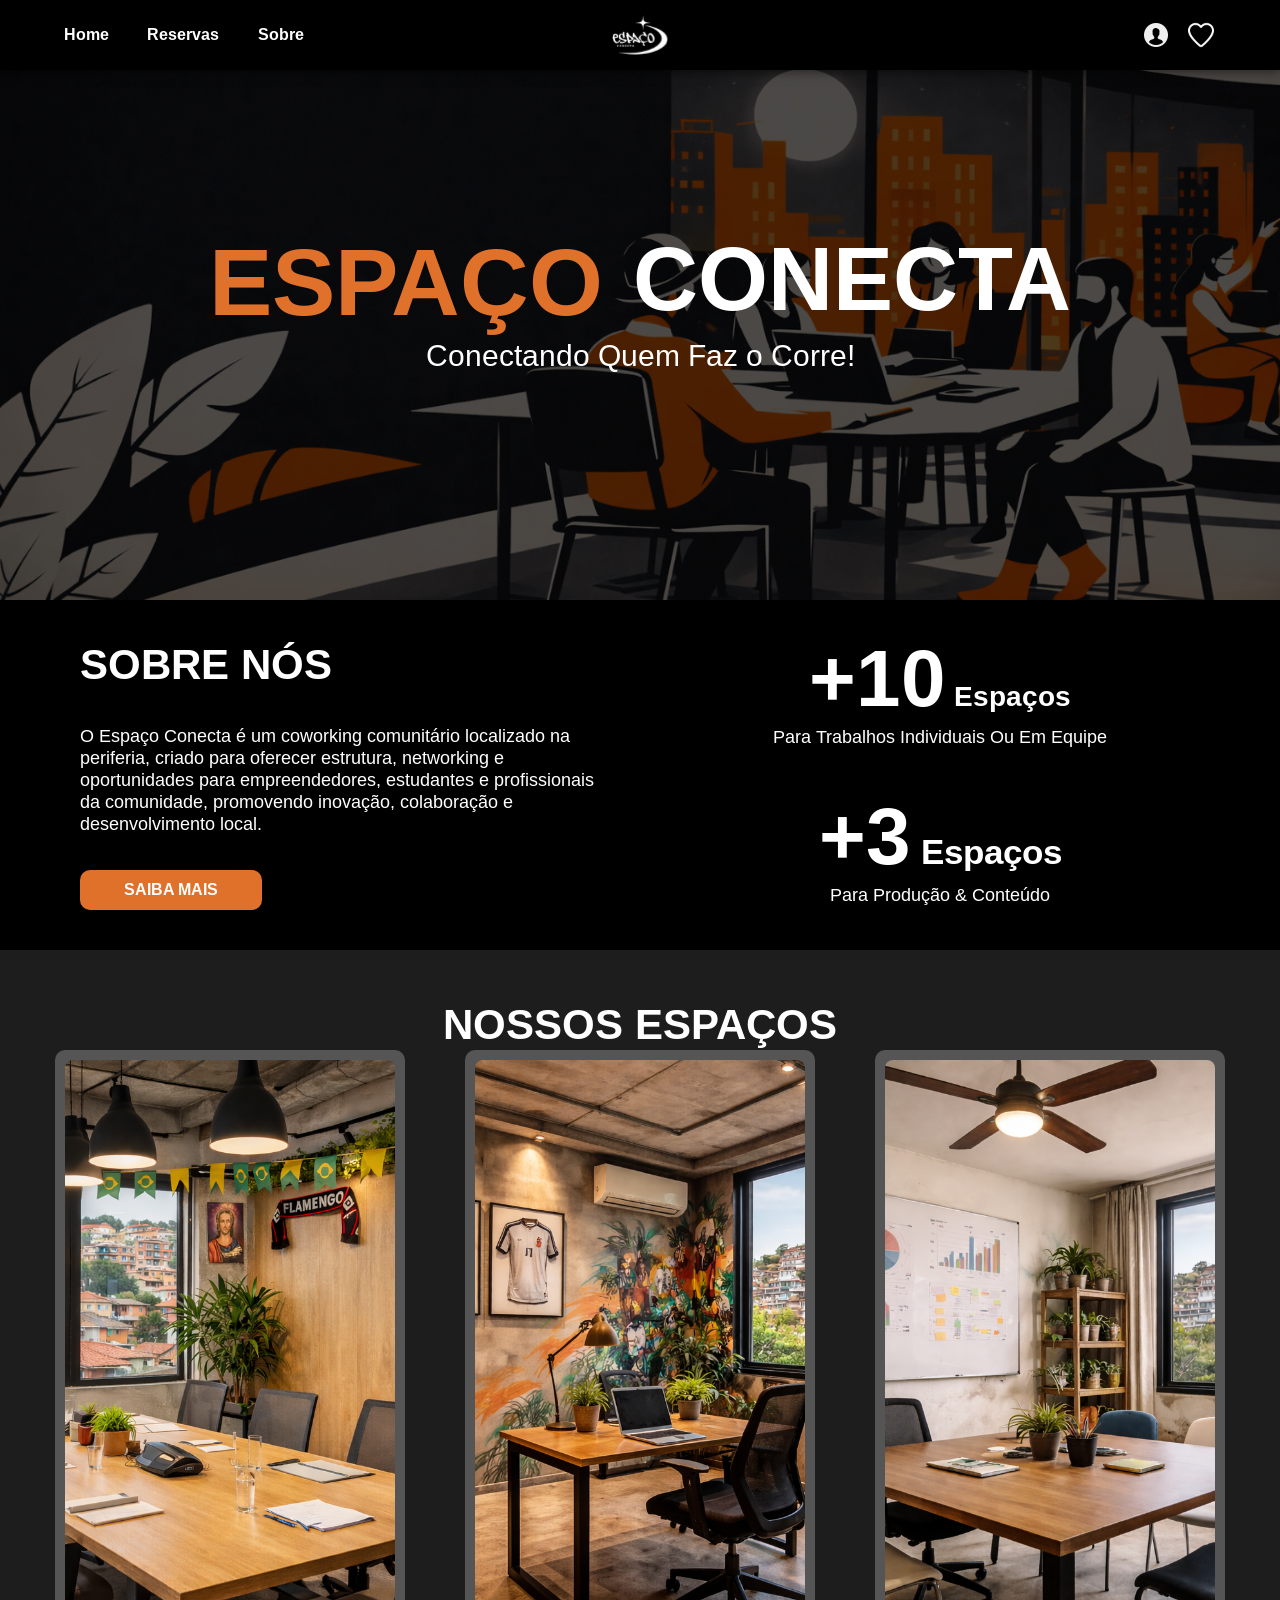
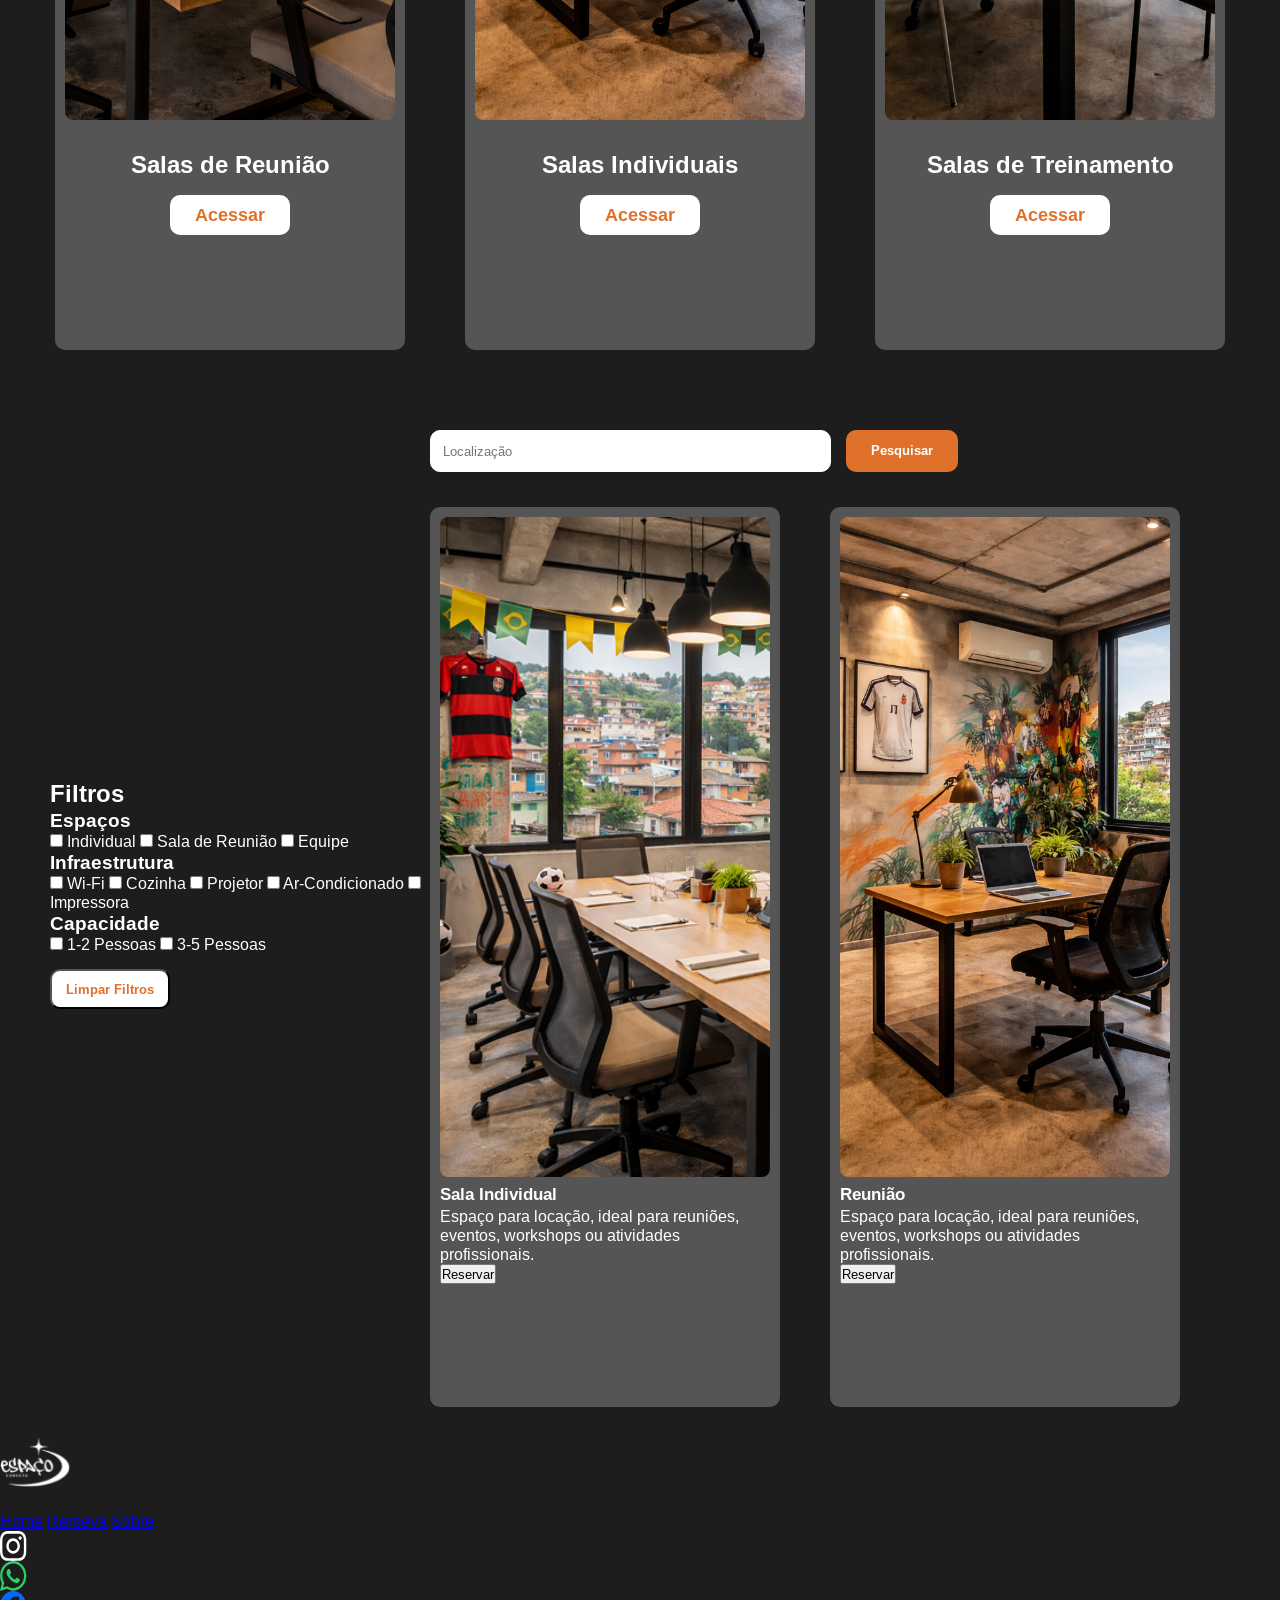
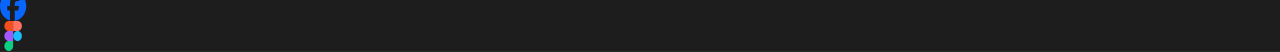
<file: frontend/index.html>
<!DOCTYPE html>
<html lang="pt-BR">

<head>
    <meta charset="UTF-8">
    <meta name="viewport" content="width=device-width, initial-scale=1.0">
    <title>Espaço Conecta</title>
    <link rel="stylesheet" href="./src/style/index.css">
    <link rel="stylesheet" href="./src/style/global.css">
    <link rel="shortcut icon" href="./assets/img/Favicon-espaçoConecta.png" type="image/x-icon">
    <link rel="preconnect" href="https://fonts.googleapis.com">
    <link rel="preconnect" href="https://fonts.gstatic.com" crossorigin>
    <link
        href="https://fonts.googleapis.com/css2?family=Arimo:ital,wght@0,400..700;1,400..700&family=Roboto+Condensed:ital,wght@0,100..900;1,100..900&display=swap"
        rel="stylesheet">
</head>

<body>
    <!-- NAVBAR -->
    <header class="header">
        <nav class="navbar">
            <div class="nav-links">
                <ul class="nav-list">
                    <li><a href="#home" class="linha-id">Home</a></li>
                    <li><a href="#reservas" class="linha">Reservas</a></li>
                    <li><a href="#sobre" class="linha">Sobre</a></li>
                </ul>
            </div>
            <div class="nav-logo">
                <a href="#home" id="logo">
                    <img src="./assets/img/logo-espaço-conecta.svg" alt="lOGO D">
                </a>
            </div>


            <div class="nav-direita">
                <a href="#" id="reservas" class="logo-perfl">
                    <img src="../frontend/assets/img/Img-perfil.svg"
                        alt="Imagem de uma silhueta de uma pessoal, para representar o perfil">
                </a>
                <a href="#" id="favoritos" class="logo-perfl">
                    <img src="../frontend/assets/img/Favorite.svg"
                        alt="Imagem de uma silhueta de uma pessoal, para representar o perfil">
                </a>
            </div>
        </nav>
    </header>

    <!-- HERO (seção principal) -->
    <section id="home" class="hero">
        <div class="hero-content">
            <h1><span id="laranja">ESPAÇO </span> CONECTA</h1>
            <p>Conectando Quem Faz o Corre!</p>
        </div>
    </section>


    <!-- Sobre nos -->
    <section id="sobre" class="sobre-nos">
        <div class="sobre-text">
            <h2>SOBRE NÓS</h2>
            <p>O Espaço Conecta é um coworking comunitário localizado na periferia, criado para oferecer estrutura,
                networking e oportunidades para empreendedores, estudantes e profissionais da comunidade, promovendo
                inovação, colaboração e desenvolvimento local.</p>
            <a href="#sobre" class="saiba-mais">SAIBA MAIS</a>
        </div>
        <div class="adicional-text">
            <h2><span id="maior">+10</span> Espaços</h2>
            <p>Para Trabalhos Individuais Ou Em Equipe</p>
            <div class="adicional-text2">
                <h2><span id="maior">+3</span> Espaços</h2>
                <p>Para Produção & Conteúdo</p>
            </div>
        </div>

    </section>

    <h2 class="text-center">NOSSOS ESPAÇOS</h2>
    <section class="cards">
        <div class="card">
            <img src="../frontend/assets/img/SalaReunião05.png" alt="">
            <div class="card-conteiner">
                <h2>Salas de Reunião</h2>
                <div class="button-card">
                    <a href="">Acessar</a>
                </div>
            </div>
        </div>
        <div class="card">
            <img src="../frontend/assets/img/SalaReunião03.png" alt="">
            <div class="card-conteiner">
                <h2>Salas Individuais</h2>
                <div class="button-card">
                    <a href="">Acessar</a>
                </div>
            </div>
        </div>
        <div class="card">
            <img src="../frontend/assets/img/SalaReunião04.png" alt="">
            <div class="card-conteiner">
                <h2>Salas de Treinamento</h2>
                <div class="button-card">
                    <a href="">Acessar</a>
                </div>
            </div>
        </div>
    </section>

    <!-- FILTROS -->

    <div class="conteiner-filtros">

        <aside class="filtros">
            <div class="conteiner-space">
                <h2>Filtros</h2>
                <h3>Espaços</h3>
                <label><input type="checkbox" id="checxkbox" value="individual"> Individual</label>
                <label><input type="checkbox" value="reuniao"> Sala de Reunião</label>
                <label><input type="checkbox" value="equipe"> Equipe</label>

                <h3>Infraestrutura</h3>
                <label><input type="checkbox" value="wifi"> Wi-Fi</label>
                <label><input type="checkbox" value="cozinha"> Cozinha</label>
                <label><input type="checkbox" value="projetor"> Projetor</label>
                <label><input type="checkbox" value="ar"> Ar-Condicionado</label>
                <label><input type="checkbox" value="impressora"> Impressora</label>

                <h3>Capacidade</h3>
                <label><input type="checkbox" value="1-2"> 1-2 Pessoas</label>
                <label><input type="checkbox" value="3-5"> 3-5 Pessoas</label>

            </div>
            <button id="limpar" class="button-card">
                <div class="conteiner-button">
                    <a href="#" id="limpar">Limpar Filtros</a>
                </div>
            </button>
        </aside>

        <main class="produtos" id="listaProdutos">

            <div class="top-bar">
                <input type="text" id="searchInput" placeholder="Localização">
                <button id="btnPesquisar">Pesquisar</button>
            </div>

            <div class="colab-card">
                <div class="card" data-espaco="individual" data-capacidade="1-2">
                    <img src="./assets/img/SalaReunião01.png">
                    <div class="colab-titulo">
                        <h4>Sala Individual</h4>
                        <p>Espaço para locação, ideal para reuniões, eventos, workshops ou atividades profissionais.</p>
                        <button class="button-reserva">Reservar</button>
                    </div>
                </div>
    
                <div class="card" data-espaco="reuniao" data-capacidade="3-5">
                    <img src="./assets/img/SalaReunião03.png">
                    <div class="colab-titulo">
                        <h4>Reunião</h4>
                        <p>Espaço para locação, ideal para reuniões, eventos, workshops ou atividades profissionais.</p>
                        <button class="button-reserva">Reservar</button>
                </div>
            </div>

            <script src="./src/js/pesquisa.js"></script>
        </main>
    </div>

    <!-- 4️⃣ FOOTER -->
    <footer>
        <div class="nav-logo-footer">
            <a href="#home" id="logo">
                <img src="./assets/img/logo-espaço-conecta.svg" alt="lOGO D">
            </a>
        </div>
        <div class="nav-footer">
            <ul class="nav-ul-footer">
                <li class="nav-links-footer">
                    <a href="#home">Home</a>
                    <a href="#reserva">Rerseva</a>
                    <a href="#sobre">Sobre</a>
                </li>
            </ul>
        </div>
        <div class="nav-direita-footer">
                <a href="#" class="logo-perfl-footer">
                    <img src="../frontend/assets/img/instagram.icon.svg"
                        alt="Logo do Instagram, para representar o perfil do Instagram do espaço conecta">
                </a>
                <a href="#" class="logo-perfl-footer">
                    <img src="../frontend/assets/img/whatsapp.icon.svg"
                        alt="logo do Whatsapp, para representar o perfil do Whatsapp do espaço conecta">
                </a>
                <a href="#" class="logo-perfl-footer">
                    <img src="../frontend/assets/img/facebook.icon.svg"
                        alt="logo do Facebook, para representar o perfil do Facebook do espaço conecta">
                </a>
                <a href="#" class="logo-perfl-footer">
                    <img src="../frontend/assets/img/figma.icon.svg"
                        alt="logo do Figma, para representar o perfil do Figma do espaço conecta">
                </a>
            </div>
        <div class="conteiner-divisor">
            <hr class="divisor">
        </div>

    </footer>

</body>

</html>
</body>

</html>
</file>
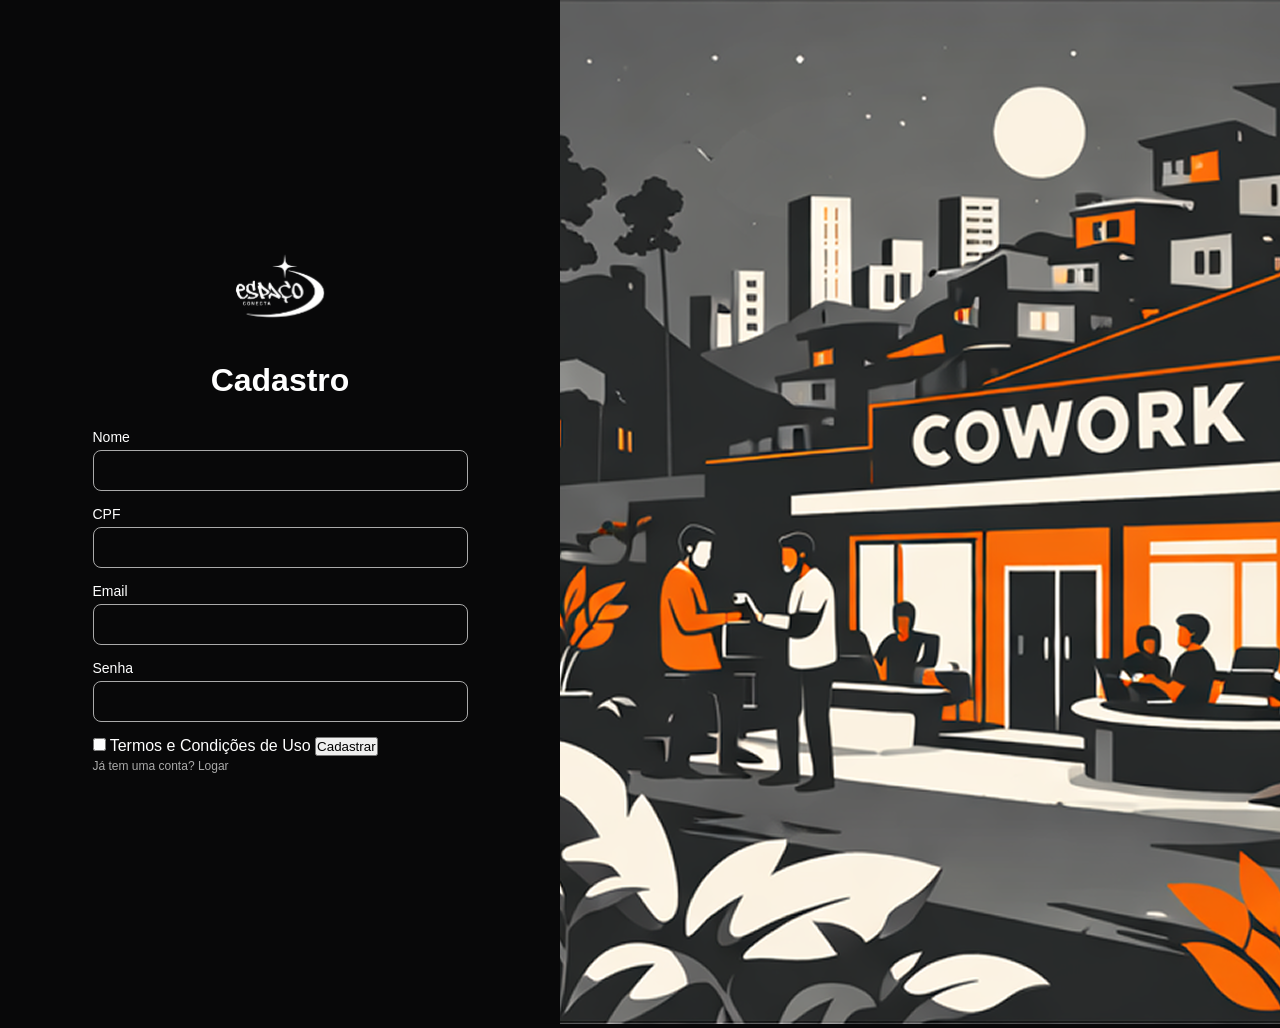
<file: frontend/cadastro.html>
<!DOCTYPE html>
<html lang="pt-br">
<head>
    <meta charset="UTF-8">
    <meta name="viewport" content="width=device-width, initial-scale=1.0">
    <title>Cadastro</title>
    <link rel="stylesheet" href="./src/style/login.css">

</head>
<body>
<div class="container">

    <!-- Lado esquerdo (formulário) -->
    <div class="form-area">

        <!-- Logo -->
        <div class="nav-logo">
            <a href=""><img src="./assets/img/logo-espaço-conecta.svg" alt="Logo"></a>
        </div>

        <h1>Cadastro</h1>

        <form>

            <div class="linha">
                <div class="campo">
                    <label for="nome">Nome</label>
                    <input type="text" id="nome">
                </div>

                <div class="campo">
                    <label for="cpf">CPF</label>
                    <input type="number" id="cpf">
                </div>
            </div>

            <div class="campo">
                <label for="email">Email</label>
                <input type="email" id="email">
            </div>

            <div class="campo">
                <label for="senha">Senha</label>
                <input type="password" id="senha">
            </div>

            <div class="termos-cadastrar">
                <label>
                    <input type="checkbox">
                    Termos e Condições de Uso
                </label>

                <button type="submit">Cadastrar</button>
            </div>

            <a href="#">Já tem uma conta? Logar</a>

        </form>
    </div>

    <!-- Lado direito (imagem) -->
    <div class="imagem">
        <img src="./assets/img/Cadastro.img.png" alt="Imagem ilustrativa">
    </div>

</div>

</body>
</file>
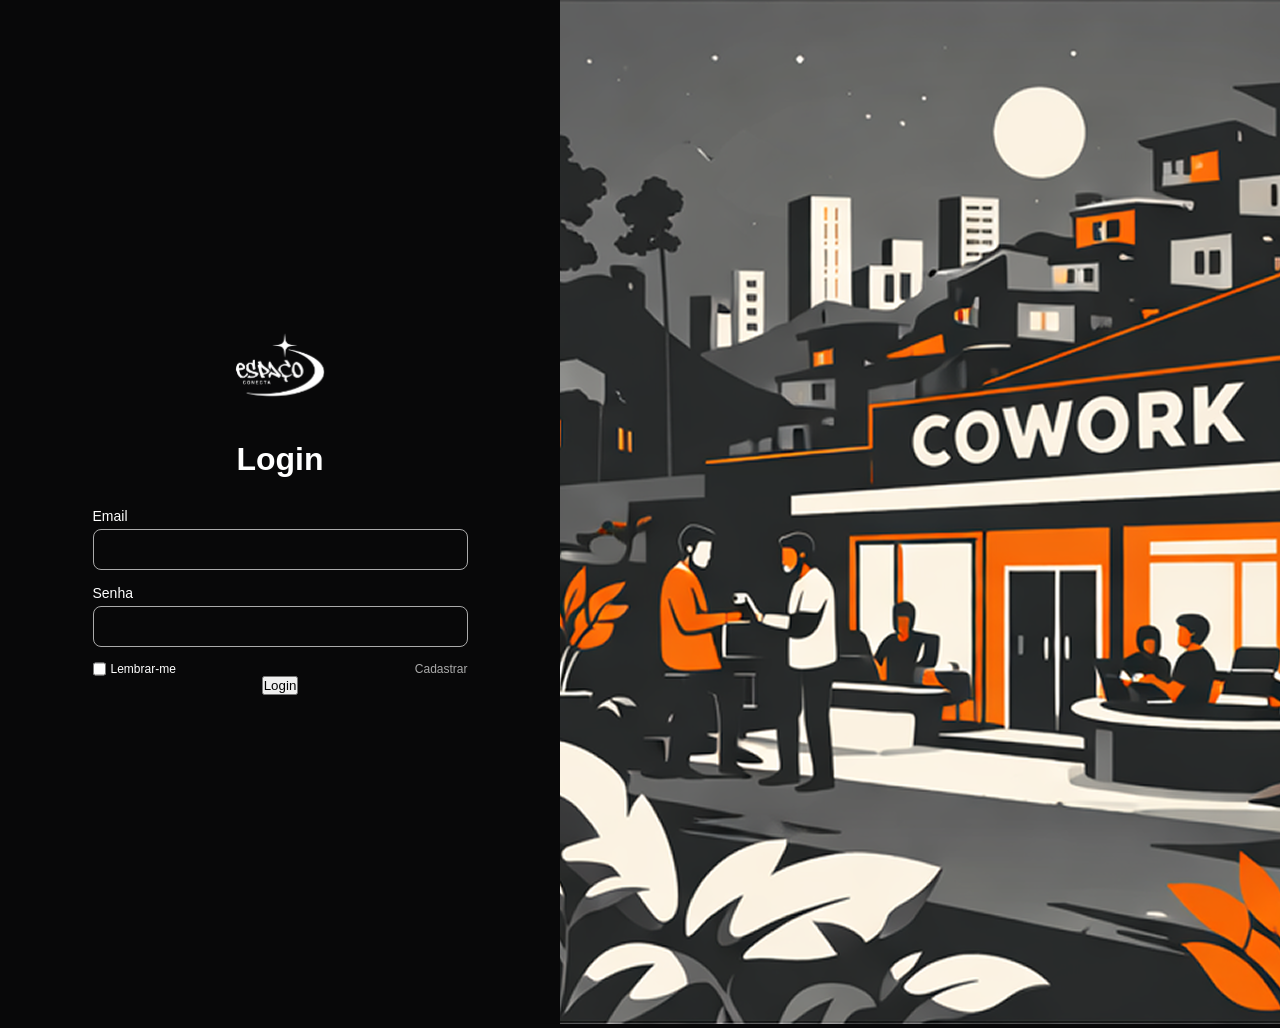
<file: frontend/login.html>
<!DOCTYPE html>
<html lang="pt-br">
<head>
    <meta charset="UTF-8">
    <meta name="viewport" content="width=device-width, initial-scale=1.0">
    <title>Login</title>
    <link rel="stylesheet" href="./src/style/login.css">
</head>
<body>

<div class="container">

    <!-- Lado esquerdo (formulário) -->
    <div class="form-area">

        <!-- Logo -->
        <div class="nav-logo">
            <a href=""><img src="./assets/img/logo-espaço-conecta.svg" alt="Logo"></a>
        </div>

        <h1>Login</h1>

        <form>

            <div class="campo">
                <label for="email">Email</label>
                <input type="email" id="email">
            </div>

            <div class="campo">
                <label for="senha">Senha</label>
                <input type="password" id="senha">
            </div>

            <div class="termos-login">
                <label>
                    <input type="checkbox">
                    Lembrar-me
                </label>

                <a href="#">Cadastrar</a>
            </div>

            

        </form>

        <button type="submit">Login</button>
        
    </div>

    <!-- Lado direito (imagem) -->
    <div class="imagem">
        <img src="./assets/img/Cadastro.img.png" alt="Imagem ilustrativa">
    </div>

</div>


</body>
</html>
</file>
<file: frontend/src/style/index.css>
:root {
    --primary-color: #E0712B;
    --secondary-color: #1D1D1D;
    --text-color: #FFFFFF;
    --background-color: #000000;
    --font-family: "Arimo", sans-serif;
}

/* RESET */
* {
    margin: 0;
    padding: 0;
    box-sizing: border-box;
}

body {
    background: #000;
    font-family: var(--font-family);
    overflow-x: hidden;
}

img {
    max-width: 100%;
    display: block;
}

/* =========================
   NAVBAR
========================= */

header {
    position: fixed;
    width: 100%;
    z-index: 999;
}

.navbar {
    background-color: #000;
    color: white;
    padding: 15px 5%;
    display: flex;
    align-items: center;
    justify-content: space-between;
    width: 100%;
    min-height: 70px;
    position: fixed;
    top: 0;
    z-index: 1000;
    box-shadow: 0 2px 10px rgba(0, 0, 0, 0.5);
}

/* esquerda */
.nav-links {
    flex: 1;
    display: flex;
    justify-content: flex-start;
}

/* centro */
.nav-logo {
    flex: 1;
    display: flex;
    justify-content: center;
    align-items: center;
}

/* direita */
.nav-direita {
    flex: 1;
    display: flex;
    justify-content: flex-end;
    gap: 15px;
}

.nav-direita img {
    height: 30px;
}

#favoritos img {
    height: 30px;
}

#favoritos img:hover {
    transform: scale(1.2);
    transition: transform 0.5s;
}

#reservas img:hover {
    transform: scale(1.2);
    transition: transform 0.5s;
}


/* lista */
.nav-list {
    display: flex;
    gap: clamp(15px, 3vw, 50px);
    list-style: none;
    flex-wrap: wrap;
}

/* logo */
.nav-logo img {
    height: 40px;
}

.navbar a {
    color: var(--text-color);
    font-weight: 700;
    position: relative;
    text-decoration: none;
}

.linha-id {
    color: #ffffff;
    font-weight: 700;
}

.linha {
    color: white;
}

/* traço escondido */
.linha::after {
    content: "";
    position: absolute;
    width: 0%;
    height: 2px;
    left: 0;
    bottom: -5px;
    background-color: #E0712B;
    transition: width 0.5s ease;
}

/* animação ao passar o mouse */
.navbar a:hover::after {
    width: 100%;
}

.linha:hover {
    color: #E0712B;
    transition: 0.5s;
}

#box-laranja {
    background-color: #E0712B;
    font-weight: 700;

    padding: 14px;

    border-radius: 15px;
}

#box-laranja:hover {
    background-color: var(--text-color);
    color: var(--primary-color);
     transform: scale(1.06);
   transition: transform 0.20s ease;
}

.hero{ 
  height: 600px; /* ocupa a tela toda */
  background-image: url("../../assets/img/IMGhero.png");
  background-size: cover;       /* cobre toda a área */
  background-position: center;  /* centraliza */
  background-repeat: no-repeat;

  display: flex;
  align-items: center;   /* centraliza vertical */
  justify-content: center; /* texto ao centro */
  padding: 0 80px;
  position: relative;
}

.hero-content {
  max-width: 500px;
  display: flex;
  flex-direction: column;
  justify-content: center;
  align-items: center;
  text-align: center;

  position: relative;
  z-index: 1;
}

#laranja {
   display: flex;
  font-size: 95px;
  font-weight: 700;
  color: #E0712B;
}

.hero-content h1{
   display: flex;
   gap: 30px;
   font-size: 90px;
   font-weight: 700;
   color: white;
}

.hero-content p {
   display: flex;
  font-size: 30px;
  font-weight: 500;
  color: white;
}



.hero::before{
   content: "";
   position: absolute;
   inset: 0;
   background-color: rgba(0, 0, 0, 0.7);
}


/* SOBRE NOS */
 .sobre-nos{
   height: 350px;
    padding: 0px 40px;
    width: 100%;
    background-color: #000;
    display: flex;
    justify-content: center;
    align-items: center;
    padding-top: 0px;
 }

 .sobre-text{
    display: flex;
    flex-direction: column;
    text-align:left;
    width: 50%;
    padding: 30px 40px;
 }

 .sobre-text h2{
    color: #fff;
    font-size: 42px;
    padding-bottom: 35px;
 }

 .sobre-text p{
    color: #fff;
    font-size: 18px;
    padding-bottom: 35px;
 }

 .sobre-text a{
    text-decoration: none;
    color: white;
 }

 /* Botão saiba mais */

 .saiba-mais{
   display: flex;
   justify-content:baseline;
   align-items:center;
   width: 182px;
    height: 40px;
    border-radius: 10px;
    background-color: #E0712B;
    border: none;
    font-weight: 700;
 }


 .saiba-mais{
    display: flex;
    justify-content: center; /* Centraliza horizontalmente */
    text-align: center; /* Centraliza verticalmente */
    transition: background-color 0.4s ease, transform 0.10s ease;
 }

 .saiba-mais:hover{
    background-color: #ffffff;
    transform: scale(1.05);
 }

 .sobre-text a:hover{
    color: #E0712B;
    transform: 0.4s;
    font-weight: 700;
 }

 /* Texto informativo ao lado de sobre nos */

 .adicional-text{
    display: flex;
    flex-direction: column;
    text-align: center;
    height: 100%;
    width: 50%;
       padding: 30px 40px;
 }
 .adicional-text h2{
    color: #fff;
    font-size: 28px;
    padding: 0;
 }

 #maior{
    font-size: 80px;
 }

 .adicional-text p{
    color: white;
    font-size: 18px;
    font-weight: 100;
    padding-bottom: 40px;

 }

 .adicional-text2{
    display: flex;
    flex-direction: column;
    text-align: center;
 }
 .adicional-text2 h2{
    color: white;
    font-size: 35px;
 }

 .adicional-text2 p{
    color: white;
    font-weight: 100;
    font-size: 18px;
    padding-bottom: 40px;
 }

 /* CARDS */

 .text-center{
    color: white;
    font-size: 42px;
    font-weight: 700;
    display: flex;
    justify-content: center;
    text-align: center;
    margin-top: 50px;
}

.cards{
   min-height: 80vh;
    padding: 0px 20px;
    width: 100%;
   flex-wrap: wrap;
   display: flex;
   justify-content: center;
   align-items: center;

   gap: 60px;
 }

 .cards h2{
   color: #ffffff;
   display: flex;
flex-direction: column;
   justify-content: center;
   text-align: center;
 }

#card-main {
  position: relative;
  width: 350px;
  height: 550px;
  border-radius: 20px;
  overflow: hidden;
  transform: scale(1);
  transition: all 0.5s ease; /* Efeito de transição */
}

#card-main:hover{
   transform: scale(1.06);
   transition: transform 0.20s ease;
}

.card:hover{
   transform: scale(1.06);
   transition: transform 0.20s ease;
}


/* imagem ocupando tudo dentro do card*/
.card img {
  width: 100%;
  height: 100%;
  box-shadow: 0 0px 0px rgba(0, 0, 0, 0.1); /*Efeito de escurecer a foto*/
  object-fit: cover; /* ESSENCIAL */
}

/* conteúdo por cima - tutilos e link */
.card-conteiner{
   position: relative; top: 5px;
   
   padding-top: 25px;
   bottom: 30px;

  width: 100%;

  display: flex;
  flex-direction: column;

  justify-content: center;
  align-items: center;

  text-align: center;

  color: white;
}

.card-conteiner h3 {
   display: flex;
  font-size: 17px;
  font-weight: bold;
}

.card-conteiner a {
  color:#E0712B;
  font-size: 18px;
  font-weight: 700;
  text-decoration: none;
}
.card-conteiner a:hover {
  color:#ffffff;
  text-decoration: none;
}

.button-card{
  display: flex;
   justify-content: center;
   align-items: center;

   width: 120px;
   height: 40px;

   margin-top: 15px;

   border-radius: 10px;

   background-color: #fff;

   color: #E0712B;

   font-weight: 700;

   transition: 0.3s ease;
}

.button-card a{
   width: 100%;
   text-align: center;
   text-decoration: none;
   color:var(--primary-color);
}

.button-card:hover{
   background-color: #E0712B;
   color: var(--text-color);
}

.button-card a:hover{
   color: var(--text-color);
}



/* BARRA PESQUISA */
.conteiner-filtros {
  display: flex;
  justify-content: center;
  align-items: center;

  padding: 30px 50px;
  background: #1d1d1d;
  color: white;
}


#listaProdutos {
  display: flex;
  flex-direction: column;
}

.produtos{
   display: flex;
   flex-direction: column;
   gap: 20px;
   background-color: #1d1d1d;
   color: white;
}

.top-bar {
  width: 66%;
  display: flex;
  gap: 15px;
  margin-top: 50px;
  margin-bottom: 20px;
  color: white;
  justify-content: center;
  text-align: center;
}

#searchInput {
  flex: 1;
  display: flex;
  padding: 12px;
  border-radius: 10px;
  border: 1px solid #ffffff;
  background-color: #ffffff;
  color: rgb(0, 0, 0);
}

#btnPesquisar {
  display: flex;
  padding: 12px 25px;
  border-radius: 10px;
  border: none;
  background-color: #E0712B;
  color: white;
  font-weight: 700;
  cursor: pointer;
}

.colab-card{
    display: grid;
    grid-template-columns: repeat(3, 1fr);
    gap: 50px;
    color: #ffffff;
    justify-items: center;
}

/* GRID */
.produtos {
  display:flex;
  flex-direction: column;
  grid-template-columns: repeat(3, 1fr);
  gap: 15px;
  flex: 1;
}

/* CARD tipos de sala */
.card {
   width: 350px;
   height: 900px;
  background: #555;
  color: #ffffff;
  padding: 10px;
  border-radius: 10px;
}

.card h4{
   font-size: 17px;
   margin-bottom: 2px;
   margin-top: 8px;
   display: flex;
}

.card img {
  height: 75%;
  width: 100%;
  border-radius: 8px;
}

/*CARDS NOVOS*/

.card-conteirner {
 height: 100%;
    padding: 50px 40px;
    width: 1500px;
    background-color: #000;
    display: flex;
    flex-direction: column;
    justify-content: center;
    align-items: center;
    padding-top: 30px;
    gap: 50px;
    border-radius: 25px;
    margin: 50px

}

.center-cartoes{
    display: flex;
    justify-content: center;
    align-items: center;
}

.card-sala {
    width: 100%;
    max-width: 1200px;

    display: flex;
    justify-content: center;
    align-items: center;
    gap: 30px;

    padding: 20px;

    background-color: #000;
    border: 2px solid #E0712B;
    border-radius: 15px;
}

.card-img {
    width: 400px;
    height: 180px;

    object-fit: cover;

    border-radius: 20px;
    border: 2px solid #FFF;
}

.card-info {
    flex: 1;
}

.card-info h3 {
    color: #FFF;
    font-size: 18px;
    margin-bottom: 15px;
}

.card-info p {
    color: #BDBDBD;
    font-size: 14px;
    margin-bottom: 25px;
}

.preco {
    display: flex;
    justify-content: space-between;
    align-items: center;

    margin-bottom: 20px;
}

.preco span {
    color: #8A8A8A;
}

.preco strong {
    color: #00C853;
    font-size: 18px;
}

.comodidades {
    display: flex;
    align-items: center;
    gap: 15px;
}

.item {
    display: flex;
    align-items: center;
    gap: 8px;

    padding: 6px 12px;

    border: 2px solid #FFF;
    border-radius: 30px;
}

.item img {
    width: 22px;
    height: 22px;
    object-fit: contain;
}

.box-btn{
    display: flex;
    justify-content: center;
    text-align: center;
    align-items: center;
}

.btn-buscar {
    width: 120px;
    height: 50px;
    display: flex;

    justify-content: center;

    text-decoration: none;
    color: var(--primary-color);
    font-weight: 700;
    align-items: center;

    border: none;
    border-radius: 10px;

    background: #D9D9D9;
    font-weight: bold;
    cursor: pointer;
}


.switch {
    position: relative;
    display: inline-block;

    width: 70px;
    height: 34px;
}

.switch input {
    display: none;
}

.slider {
    position: absolute;
    inset: 0;

    display: flex;
    align-items: center;
    justify-content: flex-end;

    padding-right: 8px;

    border: 2px solid #FFF;
    border-radius: 50px;

    cursor: pointer;
}

.slider::before {
    content: "";

    position: absolute;
    left: 4px;
    top: 4px;

    width: 22px;
    height: 22px;

    background: #FFF;
    border-radius: 50%;

    transition: 0.3s ease;
}

.slider img {
    width: 16px;
    height: 16px;
    object-fit: contain;
}

/* Ativado */

.switch input:checked + .slider::before {
    transform: translateX(36px);
}

/* ======================================
   FOOTER
====================================== */

.footer{
    background: #000;
    padding: 50px 20px 30px;
   
    border-top: 1px solid #1f1f1f;
}

.footer-container{
    max-width: 1400px;
    margin: 0 auto;

    display: flex;
    flex-direction: column;
    align-items: center;

    gap: 35px;
}

/* TOPO */
.footer-top{
    display: flex;
    flex-direction: column;
    justify-content: center;
    align-items: center;
    gap: 20px;

    text-align: center;
}

.nav-logo-footer img{
    margin-bottom: 25px;
    height: 50px;
}

.footer-text{
    color: #bdbdbd;
    font-size: 16px;
    max-width: 900px;
    line-height: 1.6;
}

/* LINKS */
.footer-links{
    display: flex;
    align-items: center;
    justify-content: center;
    gap: 45px;

    flex-wrap: wrap;
}

.footer-links a{
    color: white;
    text-decoration: none;

    font-size: 16px;
    font-weight: 600;

    position: relative;

    transition: 0.3s ease;
}

/* LINHA ANIMADA */
.footer-links a::after{
    content: "";

    position: absolute;

    left: 0;
    bottom: -6px;

    width: 0%;
    height: 2px;

    background: #E0712B;

    transition: width 0.3s ease;
}

.footer-links a:hover{
    color: #E0712B;
}

.footer-links a:hover::after{
    width: 100%;
}

/* REDES */
.footer-social{
    display: flex;
    align-items: center;
    justify-content: center;

    gap: 20px;
}

.footer-social a{
    width: 45px;
    height: 45px;

    border-radius: 50%;

    background: #111;

    display: flex;
    align-items: center;
    justify-content: center;

    transition: 0.3s ease;

    border: 1px solid #2a2a2a;
}

.footer-social a:hover{
    transform: translateY(-5px);
    background: #E0712B;
    border-color: #E0712B;
}

.footer-social img{
    width: 20px;
    height: 20px;
}

/* DIVISOR */
.conteiner-divisor{
    min-width: 100%;
    display: flex;
    justify-content: center;
    align-items: center;
}

.divisor{
    display: flex;
    justify-content: center;
    align-items: center;
    width: 100%;
    border: none;
    height: 1px;
    background: #2a2a2a;
}

/* COPYRIGHT */
.footer-bottom{
    text-align: center;
}

.footer-bottom p{
    color: #8b8b8b;
    font-size: 14px;
}

/* ======================================
   RESPONSIVO
====================================== */

@media (max-width: 768px){

    .footer{
        padding: 50px 20px 25px;
    }

    .footer-links{
        gap: 20px;
    }

    .footer-text{
        font-size: 14px;
    }

    .footer-links a{
        font-size: 14px;
    }

    .footer-social a{
        width: 40px;
        height: 40px;
    }
}

@media (max-width: 480px){

    .footer-links{
        flex-direction: column;
        gap: 18px;
    }

    .footer-social{
        gap: 15px;
    }

    .nav-logo-footer img{
        height: 42px;
    }
}


@media (max-width: 992px) {

    .navbar {
        padding: 1rem 2rem;
    }

    .nav-list {
        gap: 1rem;
    }

}

/* =========================
   CELULAR
========================= */

@media (max-width: 768px) {

    .navbar {
        padding: 1rem;
        flex-direction: column;
        align-items: center;
        gap: 1rem;
    }

    .nav-links {
        width: 100%;
    }

    .nav-list {
        width: 100%;
        flex-direction: column;
        align-items: center;
        gap: 1rem;
    }

    .nav-direita {
        justify-content: center;
        width: 100%;
    }

    .nav-logo img {
        height: 38px;
    }

}

/* =========================
   CELULAR PEQUENO
========================= */

@media (max-width: 480px) {

    .nav-list a {
        font-size: 0.95rem;
    }

    .nav-direita img {
        width: 24px;
    }

}

/* =========================================
   RESPONSIVIDADE GERAL
========================================= */

/* TABLET */
@media (max-width: 992px) {

    /* HERO */
    .hero {
        height: auto;
        padding: 120px 40px 80px;
    }

    .hero-content h1 {
        font-size: 60px;
        gap: 15px;
        flex-wrap: wrap;
        justify-content: center;
    }

    #laranja {
        font-size: 60px;
    }

    .hero-content p {
        font-size: 22px;
    }

    /* SOBRE */
    .sobre-nos {
        height: auto;
        flex-direction: column;
        padding: 60px 30px;
        gap: 40px;
    }

    .sobre-text,
    .adicional-text {
        width: 100%;
        text-align: center;
    }

    .sobre-text {
        align-items: center;
    }

    /* CARDS */
    .cards {
        padding: 40px 20px;
        gap: 30px;
    }

    #card-main {
        width: 300px;
        height: 500px;
    }

    /* FILTROS */
    .conteiner-filtros {
        flex-direction: column;
        padding: 30px 20px;
    }

    .filtros {
        width: 100%;
        height: auto;
    }

    .top-bar {
        width: 100%;
    }

    .colab-card {
       grid-template-columns: repeat(2, 1fr);
    }

    .card {
        width: 300px;
    }

    /* FOOTER */
    .nav-links-footer {
        gap: 25px;
        flex-wrap: wrap;
    }

    .nav-direita-footer {
        margin-right: 0;
        justify-content: center;
    }

}

/* MOBILE */
@media (max-width: 768px) {

    /* NAVBAR */
    .navbar {
        padding: 15px;
    }

    .nav-list {
        flex-direction: column;
        gap: 20px;
    }

    /* HERO */
    .hero {
        padding: 140px 20px 80px;
        text-align: center;
    }

    .hero-content {
        width: 100%;
    }

    .hero-content h1 {
        font-size: 42px;
        flex-direction: column;
        gap: 0;
    }

    #laranja {
        font-size: 48px;
    }

    .hero-content p {
        font-size: 18px;
    }

    /* SOBRE */
    .sobre-text h2 {
        font-size: 32px;
    }

    .sobre-text p {
        font-size: 16px;
    }

    #maior {
        font-size: 60px;
    }

    /* TITULOS */
    .text-center {
        font-size: 32px;
        padding: 0 15px;
    }

    /* CARDS */
    .cards {
        flex-direction: column;
        align-items: center;
    }

    #card-main,
    .card {
        width: 100%;
        max-width: 350px;
        height: auto;
    }

    .card img {
        height: 250px;
    }

    /* FILTROS */
    .conteiner-filtros {
        gap: 30px;
    }

    .filtros {
        padding: 25px;
    }

    .conteiner-space h2 {
        font-size: 32px;
    }

    .conteiner-space h3 {
        font-size: 22px;
    }

    .conteiner-space label {
        font-size: 16px;
    }

    /* PESQUISA */
    .top-bar {
        flex-direction: column;
    }

    #searchInput,
    #btnPesquisar {
        width: 100%;
    }

    /* PRODUTOS */
    .colab-card {
        grid-template-columns: 1fr;
    }

    .colab-titulo {
        align-items: center;
        text-align: center;
    }

    /* FOOTER */
    footer {
        height: auto;
        padding: 40px 20px;
    }

    .nav-links-footer {
        flex-direction: column;
        gap: 20px;
    }

    .nav-direita-footer {
        justify-content: center;
        margin-top: 30px;
    }

}

/* CELULAR PEQUENO */
@media (max-width: 480px) {

    .hero-content h1 {
        font-size: 34px;
    }

    #laranja {
        font-size: 38px;
    }

    .hero-content p {
        font-size: 16px;
    }

    .sobre-text,
    .adicional-text {
        padding: 20px 10px;
    }

    .sobre-text h2 {
        font-size: 28px;
    }

    .text-center {
        font-size: 28px;
    }

    .card img {
        height: 220px;
    }

    .button-card {
        width: 100%;
    }

    .button-card a {
        width: 100%;
    }

}
</file>
<file: frontend/src/style/global.css>
/* ZERA TUDO */
*{
    margin: 0;
    padding: 0;
    box-sizing: border-box;
    font-family: "arimo", sans-serif;
}

body{
    padding: 0;
    margin: 0;
    background-color: #1D1D1D;
}

:root{
    --primary-color: #E0712B;
    --secondary-color: #1D1D1D;
    --text-color: #FFFFFF;
    --background-color: #000000;
    --font-family: "arimo", sans-serif;
}
</file>
<file: frontend/src/style/login.css>
:root{
    --primary-color: #E0712B;
    --secondary-color: #1D1D1D;
    --text-color: #FFFFFF;
    --background-color: #000000;
    --font-family: "arimo", sans-serif;
}

* {
    margin: 0;
    padding: 0;
    box-sizing: border-box;
}

body {
    background-color: #080809;
    font-family: var(--font-family);
}

/* CONTAINER PRINCIPAL */
.container {
    display: flex;
    width: 100%;
    min-height: 100vh;
}

/* LADO ESQUERDO */
.form-area {
    width: 50%;
    color: #fff;

    display: flex;
    flex-direction: column;

    justify-content: center;
    align-items: center;

    padding: 40px;
}

/* LOGO */
.nav-logo img {
    width: 90px;
    margin-bottom: 40px;
}

/* TITULO */
h1 {
    margin-bottom: 30px;
}

/* FORM */
form {
    width: 100%;
    max-width: 375px;
}

/* CAMPOS */
.campo {
    display: flex;
    flex-direction: column;
    margin-bottom: 15px;
}

.campo label {
    font-size: 14px;
    margin-bottom: 5px;
}

.campo input {
    background: transparent;
    border: 1px solid #aaa;
    padding: 12px;
    color: #fff;
    outline: none;
    border-radius: 8px;
}

/* LEMBRAR-ME */
.termos-login {
    display: flex;
    justify-content: space-between;
    align-items: center;
    margin-top: 15px;
}

.termos-login label {
    font-size: 12px;
    display: flex;
    gap: 5px;
}


/* BOTÃO */
.inputSubmit{
    width: 100%;
    margin-top: 20px;
    padding: 14px;

    background-color: #D9D9D9;
    color: #000;

    border: none;
    border-radius: 10px;

    font-size: 20px;
    font-weight: 700;

    cursor: pointer;
    transition: all .3s ease;
}

.inputSubmit:hover{
    background-color: #E0712B;
    color: #FFF;

    transform: translateY(-2px);

    box-shadow: 0 0 15px rgba(224,113,43,.4);
}

.link-msg{
    padding-top: 5px;
    font-size: 12px;
    color: #aaa;
    text-decoration: none;
}


/* LINK */
form a {
    font-size: 12px;
    color: #aaa;
    text-decoration: none;
}

/* LADO DIREITO */
.image-area {
    width: 50%;
    height: 100vh;

    background: url("../../assets/img/IMLogin.png");
    background-repeat: no-repeat;
    background-position: center;
    background-size: cover;
    position: relative;
}

.image-area::before{
    content: "";
    position: absolute;
    inset: 0;
    background: rgba(0,0,0,0.03);
}

/* =========================
   RESPONSIVIDADE
========================= */

@media (max-width: 1024px){

    .form-area{
        padding: 30px;
    }

    .image-area{
        width: 45%;
    }
}

/* TABLETS */
@media (max-width: 768px){

    .container{
        flex-direction: column;
    }

    .form-area{
        width: 100%;
        min-height: 100vh;
        padding: 40px 25px;
    }

    .image-area{
        width: 100%;
        height: 300px;
    }

    form{
        max-width: 100%;
    }

    .form-area button{
        max-width: 100%;
    }
}

/* CELULARES */
@media (max-width: 480px){

    .form-area{
        padding: 30px 20px;
    }

    .nav-logo img{
        width: 70px;
        margin-bottom: 25px;
    }

    h1{
        font-size: 28px;
        margin-bottom: 25px;
    }

    .campo input{
        padding: 10px;
        font-size: 14px;
    }

    .termos-login{
        flex-direction: column;
        align-items: flex-start;
        gap: 10px;
    }

    .form-area button{
        padding: 14px;
        font-size: 15px;
    }

    .image-area{
        height: 220px;
    }
}
</file>
